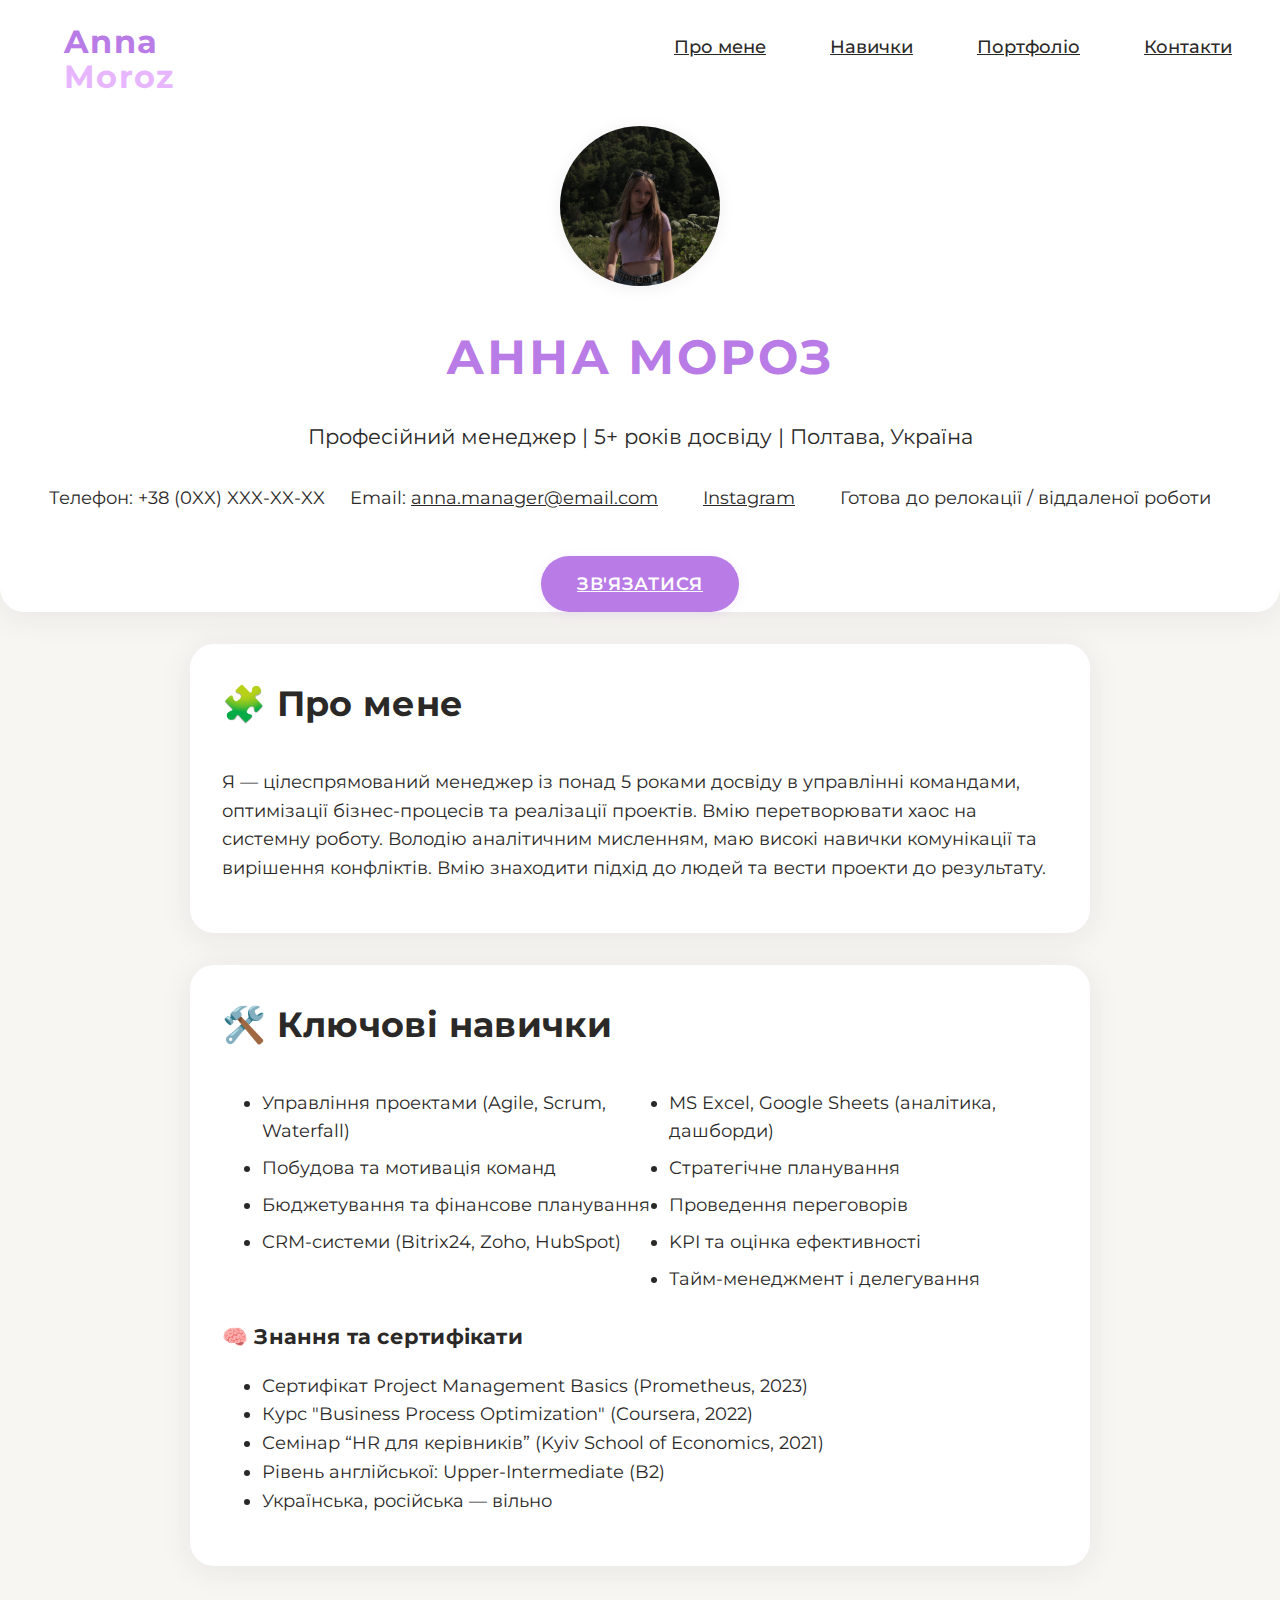
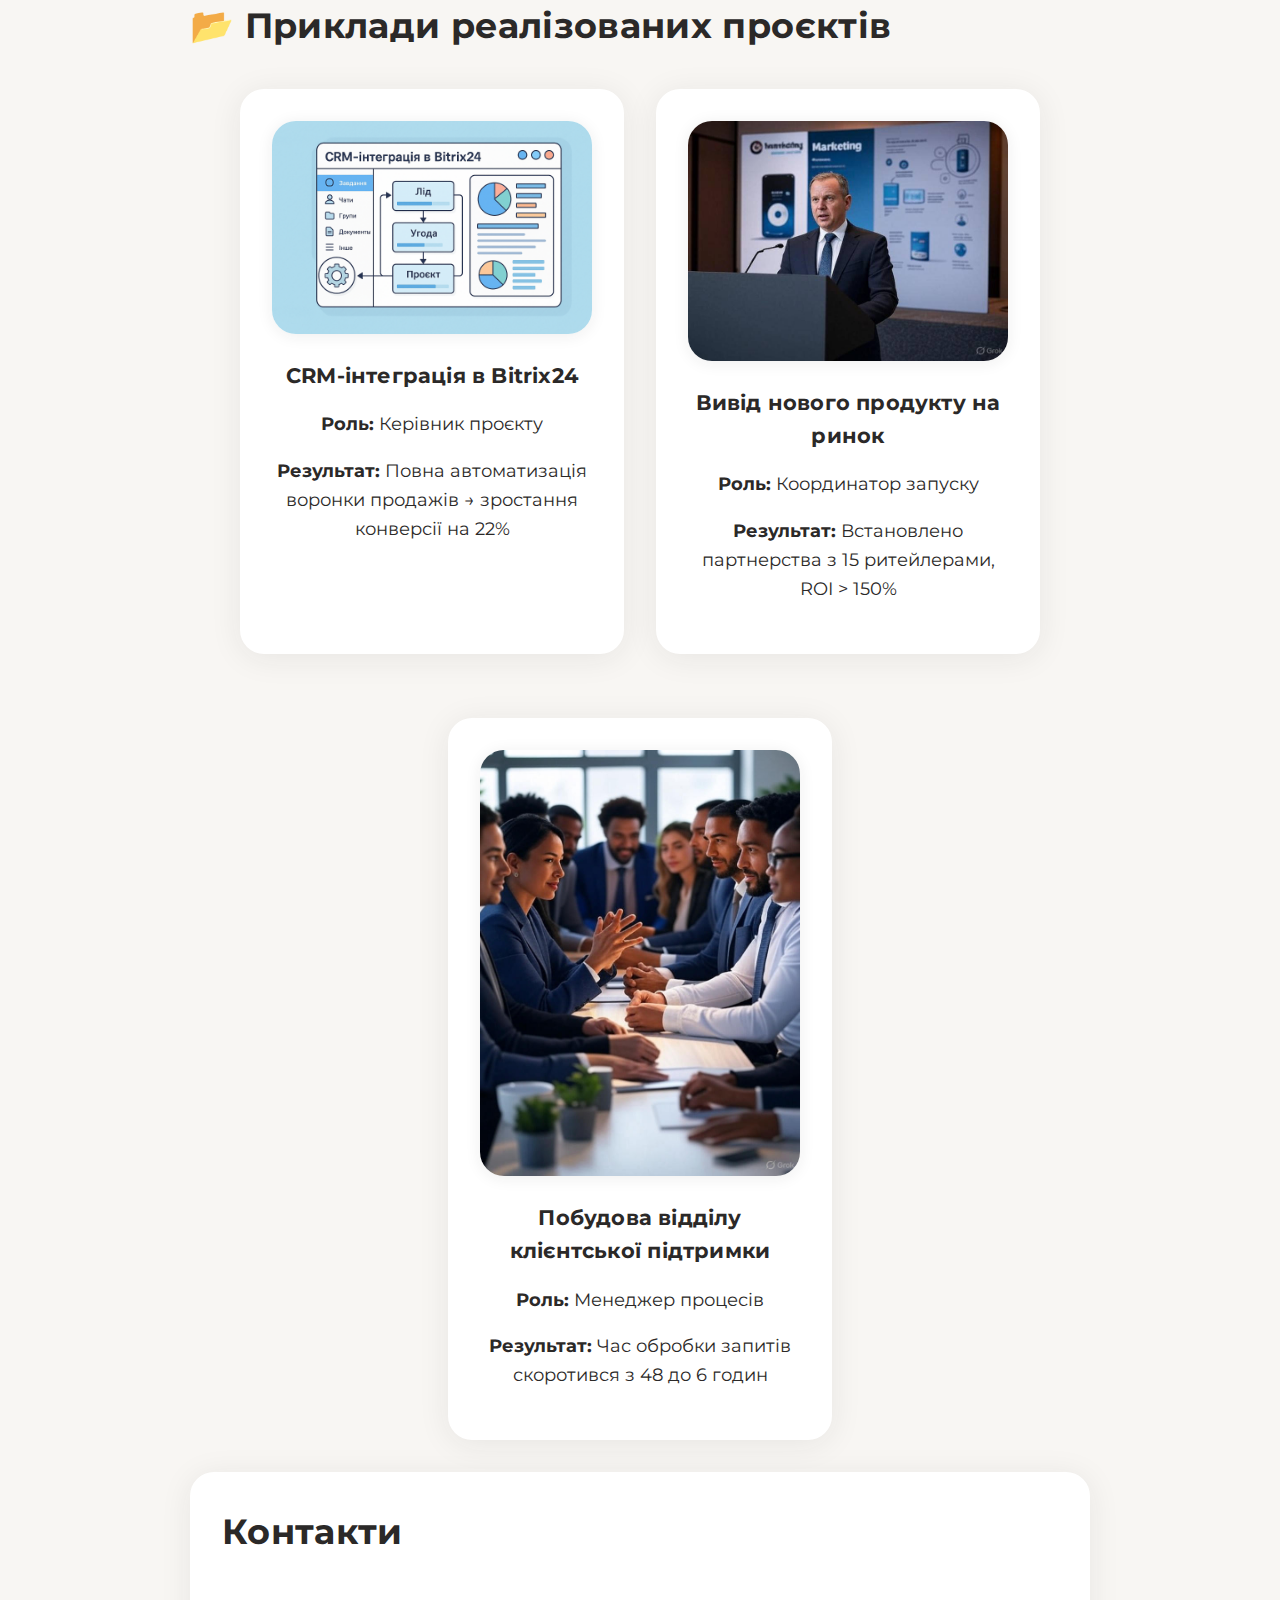
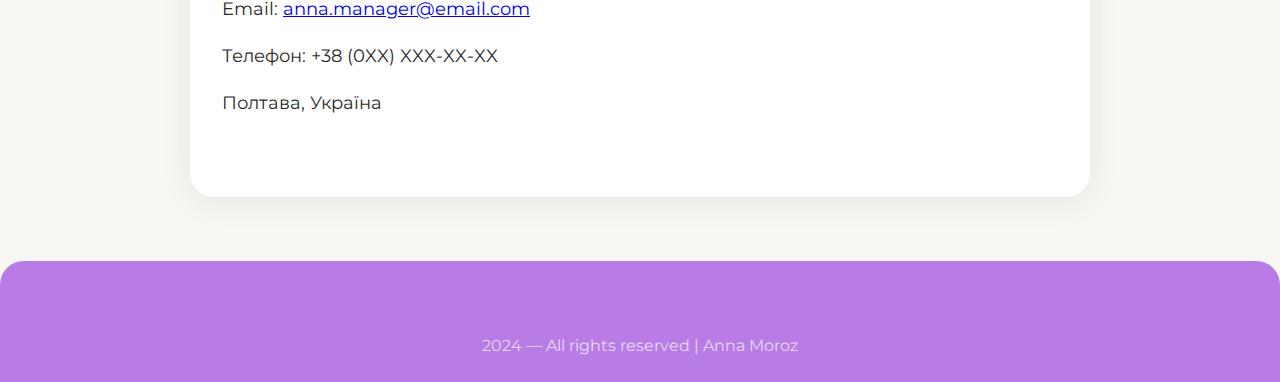
<file: index.html>
<!DOCTYPE html>
<html lang="uk">
<head>
  <meta charset="UTF-8">
  <title>Анна Мороз — Портфоліо менеджера</title>
  <meta name="viewport" content="width=device-width, initial-scale=1.0">
  <link rel="stylesheet" href="css/style.css">
  <link href="https://fonts.googleapis.com/css?family=Montserrat:400,700&display=swap" rel="stylesheet">
</head>
<body>
  <header>
    <nav>
      <div class="header__logo-text">Anna<br><span>Moroz</span></div>
      <ul class="menu__list">
        <li><a href="#about" class="menu__link">Про мене</a></li>
        <li><a href="#skills" class="menu__link">Навички</a></li>
        <li><a href="#portfolio" class="menu__link">Портфоліо</a></li>
        <li><a href="#contact" class="menu__link">Контакти</a></li>
      </ul>
    </nav>
    <section class="hero">
      <div class="hero__container">
        <img src="anna-profile.jpg" alt="Фото профілю Анни" class="hero__img" />
        <!-- ЗАГРУЗИ сюда фото профиля: img/anna-profile.jpg -->
        <h1 class="hero__title">Анна Мороз</h1>
        <div class="hero__text">
          Професійний менеджер | 5+ років досвіду | Полтава, Україна
        </div>
        <div class="profile-contacts">
          <span>Телефон: +38 (0XX) XXX-XX-XX</span>
          <span>Email: <a href="mailto:anna.manager@email.com">anna.manager@email.com</a></span>
          <span><a href="https://instagram.com/anna.manager" target="_blank">Instagram</a></span>
          <span>Готова до релокації / віддаленої роботи</span>
        </div>
        <a href="#contact" class="button hero__button">Зв'язатися</a>
      </div>
    </section>
  </header>
  <main>
    <section id="about" class="card">
      <h2>🧩 Про мене</h2>
      <p>Я — цілеспрямований менеджер із понад 5 роками досвіду в управлінні командами, оптимізації бізнес-процесів та реалізації проектів. Вмію перетворювати хаос на системну роботу. Володію аналітичним мисленням, маю високі навички комунікації та вирішення конфліктів. Вмію знаходити підхід до людей та вести проекти до результату.</p>
    </section>
    <section id="skills" class="card">
      <h2>🛠️ Ключові навички</h2>
      <ul class="skills-list">
        <li>Управління проектами (Agile, Scrum, Waterfall)</li>
        <li>Побудова та мотивація команд</li>
        <li>Бюджетування та фінансове планування</li>
        <li>CRM-системи (Bitrix24, Zoho, HubSpot)</li>
        <li>MS Excel, Google Sheets (аналітика, дашборди)</li>
        <li>Стратегічне планування</li>
        <li>Проведення переговорів</li>
        <li>KPI та оцінка ефективності</li>
        <li>Тайм-менеджмент і делегування</li>
      </ul>
      <h3>🧠 Знання та сертифікати</h3>
      <ul>
        <li>Сертифікат Project Management Basics (Prometheus, 2023)</li>
        <li>Курс "Business Process Optimization" (Coursera, 2022)</li>
        <li>Семінар “HR для керівників” (Kyiv School of Economics, 2021)</li>
        <li>Рівень англійської: Upper-Intermediate (B2)</li>
        <li>Українська, російська — вільно</li>
      </ul>
    </section>
    <section id="portfolio">
      <h2>📂 Приклади реалізованих проєктів</h2>
      <div class="portfolio__wrapper">
        <div class="portfolio__item card">
          <div class="portfolio__item-img">
            <img src="img/portfolio/project1.jpg" alt="CRM-інтеграція в Bitrix24">
            <!-- ЗАГРУЗИ сюда превью проекта: img/portfolio/project1.jpg -->
          </div>
          <div class="portfolio__item-about">
            <h3>CRM-інтеграція в Bitrix24</h3>
            <p><b>Роль:</b> Керівник проєкту</p>
            <p><b>Результат:</b> Повна автоматизація воронки продажів → зростання конверсії на 22%</p>
          </div>
        </div>
        <div class="portfolio__item card">
          <div class="portfolio__item-img">
            <img src="img/portfolio/project2.jpg" alt="Вивід нового продукту на ринок">
            <!-- ЗАГРУЗИ сюда превью проекта: img/portfolio/project2.jpg -->
          </div>
          <div class="portfolio__item-about">
            <h3>Вивід нового продукту на ринок</h3>
            <p><b>Роль:</b> Координатор запуску</p>
            <p><b>Результат:</b> Встановлено партнерства з 15 ритейлерами, ROI > 150%</p>
          </div>
        </div>
        <div class="portfolio__item card">
          <div class="portfolio__item-img">
            <img src="img/portfolio/project3.jpg" alt="Побудова відділу клієнтської підтримки">
            <!-- ЗАГРУЗИ сюда превью проекта: img/portfolio/project3.jpg -->
          </div>
          <div class="portfolio__item-about">
            <h3>Побудова відділу клієнтської підтримки</h3>
            <p><b>Роль:</b> Менеджер процесів</p>
            <p><b>Результат:</b> Час обробки запитів скоротився з 48 до 6 годин</p>
          </div>
        </div>
      </div>
    </section>
    <section id="contact" class="card">
      <h2>Контакти</h2>
      <p>Email: <a href="mailto:anna.manager@email.com">anna.manager@email.com</a></p>
      <p>Телефон: +38 (0XX) XXX-XX-XX</p>
      <p>Полтава, Україна</p>
      <div class="footer__social">
        <a href="https://instagram.com/anna.manager" target="_blank" class="footer__social-link">Instagram</a>
        <!-- Добавь другие соцсети, если нужно -->
      </div>
    </section>
  </main>
  <footer class="footer">
    <div class="footer__copy-text">2024 — All rights reserved | Anna Moroz</div>
  </footer>
</body>
</html>
</file>
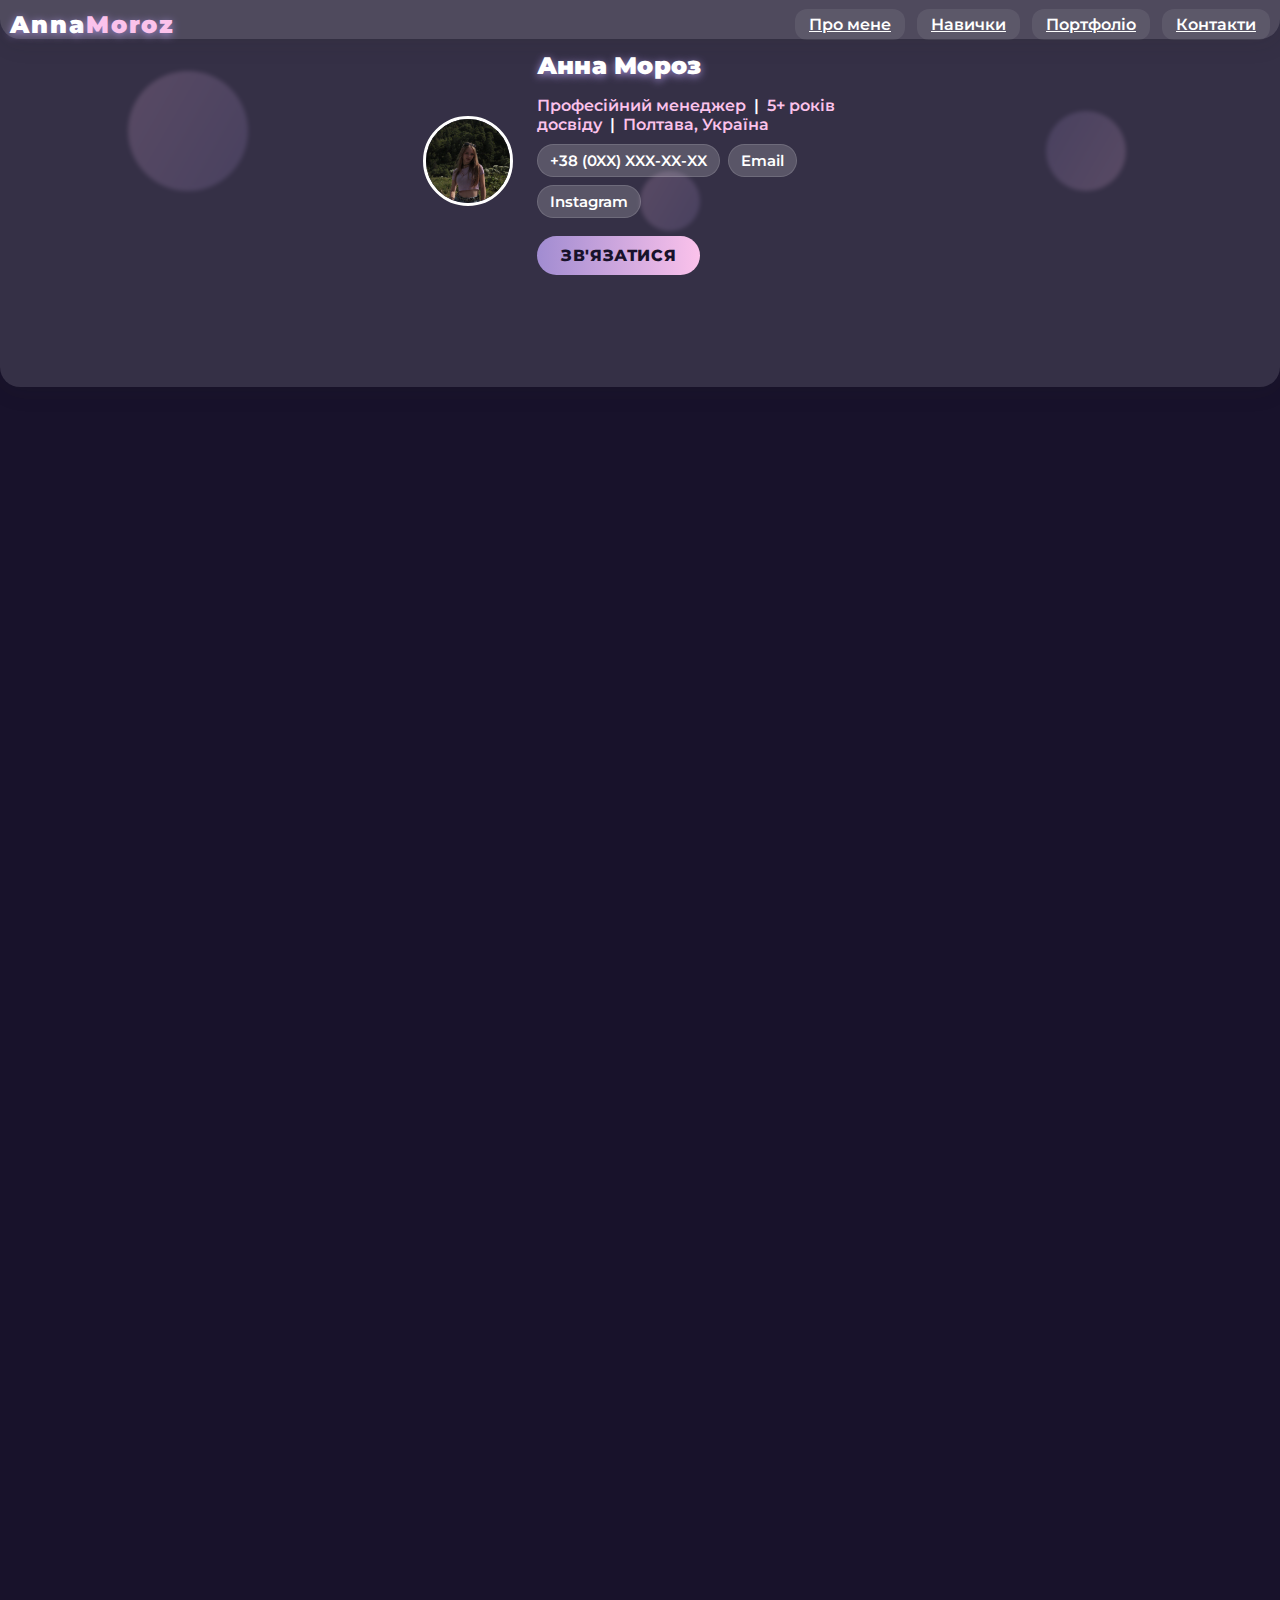
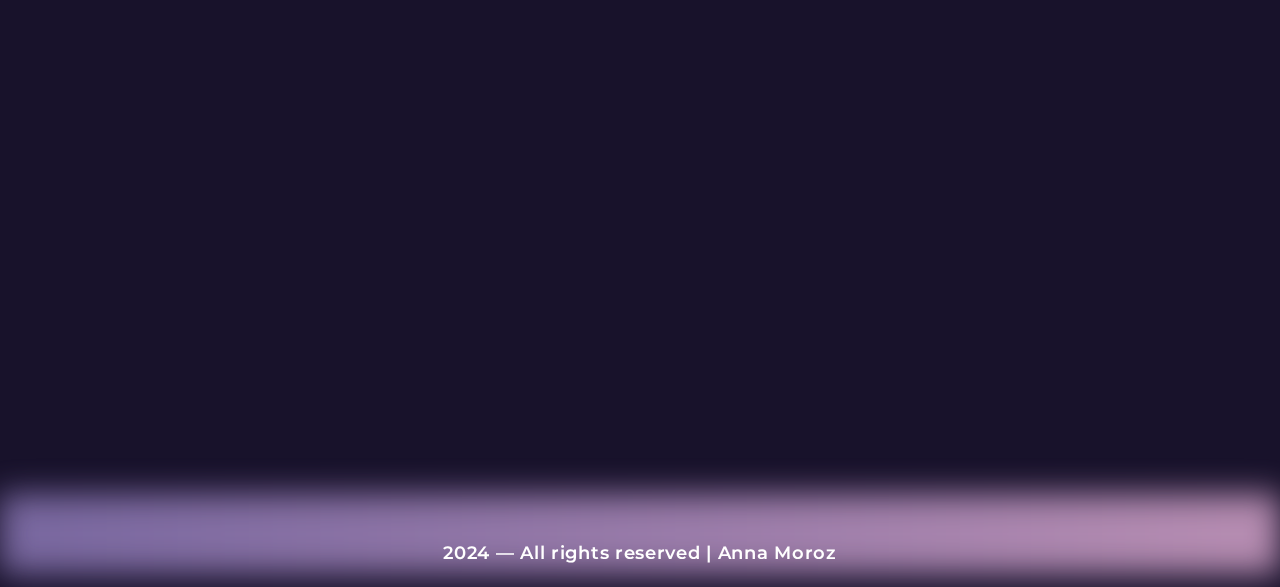
<file: index-v2.html>
<!DOCTYPE html>
<html lang="uk">
<head>
  <meta charset="UTF-8">
  <title>Анна Мороз — Портфоліо (V2)</title>
  <meta name="viewport" content="width=device-width, initial-scale=1.0">
  <link rel="stylesheet" href="css/style-v2.css">
  <link href="https://fonts.googleapis.com/css?family=Montserrat:400,700&display=swap" rel="stylesheet">
</head>
<body>
  <div class="bg-gradient"></div>
  <header class="header-v2">
    <nav class="nav-v2">
      <div class="logo-v2">Anna<span>Moroz</span></div>
      <ul class="nav-list-v2">
        <li><a href="#about" class="nav-link-v2">Про мене</a></li>
        <li><a href="#skills" class="nav-link-v2">Навички</a></li>
        <li><a href="#portfolio" class="nav-link-v2">Портфоліо</a></li>
        <li><a href="#contact" class="nav-link-v2">Контакти</a></li>
      </ul>
    </nav>
    <section class="hero-v2">
      <div class="hero-content-v2">
        <div class="hero-photo-v2">
          <img src="anna-profile.jpg" alt="Фото профілю Анни" />
        </div>
        <div class="hero-text-v2">
          <h1>Анна Мороз</h1>
          <p class="hero-role">Професійний менеджер <span>|</span> 5+ років досвіду <span>|</span> Полтава, Україна</p>
          <div class="hero-contacts-v2">
            <a href="tel:+380XXXXXXXXX" class="contact-btn-v2">+38 (0XX) XXX-XX-XX</a>
            <a href="mailto:anna.manager@email.com" class="contact-btn-v2">Email</a>
            <a href="https://instagram.com/anna.manager" target="_blank" class="contact-btn-v2">Instagram</a>
          </div>
          <a href="#contact" class="main-btn-v2">Зв'язатися</a>
        </div>
      </div>
      <div class="hero-bg-anim">
        <div class="bubble bubble1"></div>
        <div class="bubble bubble2"></div>
        <div class="bubble bubble3"></div>
      </div>
    </section>
  </header>
  <main>
    <section id="about" class="section-v2 card-v2 fadein">
      <h2>🧩 Про мене</h2>
      <p>Я — цілеспрямований менеджер із понад 5 роками досвіду в управлінні командами, оптимізації бізнес-процесів та реалізації проектів. Вмію перетворювати хаос на системну роботу. Володію аналітичним мисленням, маю високі навички комунікації та вирішення конфліктів. Вмію знаходити підхід до людей та вести проекти до результату.</p>
    </section>
    <section id="skills" class="section-v2 card-v2 fadein">
      <h2>🛠️ Ключові навички</h2>
      <ul class="skills-list-v2">
        <li>Управління проектами (Agile, Scrum, Waterfall)</li>
        <li>Побудова та мотивація команд</li>
        <li>Бюджетування та фінансове планування</li>
        <li>CRM-системи (Bitrix24, Zoho, HubSpot)</li>
        <li>MS Excel, Google Sheets (аналітика, дашборди)</li>
        <li>Стратегічне планування</li>
        <li>Проведення переговорів</li>
        <li>KPI та оцінка ефективності</li>
        <li>Тайм-менеджмент і делегування</li>
      </ul>
      <h3>🧠 Знання та сертифікати</h3>
      <ul class="cert-list-v2">
        <li>Сертифікат Project Management Basics (Prometheus, 2023)</li>
        <li>Курс "Business Process Optimization" (Coursera, 2022)</li>
        <li>Семінар “HR для керівників” (Kyiv School of Economics, 2021)</li>
        <li>Рівень англійської: Upper-Intermediate (B2)</li>
        <li>Українська, російська — вільно</li>
      </ul>
    </section>
    <section id="portfolio" class="section-v2 fadein">
      <h2>📂 Приклади реалізованих проєктів</h2>
      <div class="portfolio-v2">
        <div class="portfolio-card-v2">
          <div class="portfolio-img-v2">
            <img src="img/portfolio/project1.jpg" alt="CRM-інтеграція в Bitrix24">
          </div>
          <div class="portfolio-info-v2">
            <h3>CRM-інтеграція в Bitrix24</h3>
            <p><b>Роль:</b> Керівник проєкту</p>
            <p><b>Результат:</b> Повна автоматизація воронки продажів → зростання конверсії на 22%</p>
          </div>
        </div>
        <div class="portfolio-card-v2">
          <div class="portfolio-img-v2">
            <img src="img/portfolio/project2.jpg" alt="Вивід нового продукту на ринок">
          </div>
          <div class="portfolio-info-v2">
            <h3>Вивід нового продукту на ринок</h3>
            <p><b>Роль:</b> Координатор запуску</p>
            <p><b>Результат:</b> Встановлено партнерства з 15 ритейлерами, ROI > 150%</p>
          </div>
        </div>
        <div class="portfolio-card-v2">
          <div class="portfolio-img-v2">
            <img src="img/portfolio/project3.jpg" alt="Побудова відділу клієнтської підтримки">
          </div>
          <div class="portfolio-info-v2">
            <h3>Побудова відділу клієнтської підтримки</h3>
            <p><b>Роль:</b> Менеджер процесів</p>
            <p><b>Результат:</b> Час обробки запитів скоротився з 48 до 6 годин</p>
          </div>
        </div>
      </div>
    </section>
    <section id="contact" class="section-v2 card-v2 fadein">
      <h2>Контакти</h2>
      <div class="contact-block-v2">
        <a href="mailto:anna.manager@email.com" class="contact-btn-v2">anna.manager@email.com</a>
        <a href="tel:+380XXXXXXXXX" class="contact-btn-v2">+38 (0XX) XXX-XX-XX</a>
        <a href="https://instagram.com/anna.manager" target="_blank" class="contact-btn-v2">Instagram</a>
      </div>
      <p class="city-v2">Полтава, Україна</p>
    </section>
  </main>
  <footer class="footer-v2">
    <div class="footer-gradient"></div>
    <div class="footer-content-v2">
      <span>2024 — All rights reserved | Anna Moroz</span>
    </div>
  </footer>
  <script src="js/anim-v2.js"></script>
</body>
</html>
</file>
<file: css/style.css>
/* Основные переменные */
:root {
  --accent: #e7b6ff;
  --accent-dark: #b97be6;
  --bg: #f8f6f3;
  --text: #2b2928;
  --card-bg: #fff;
  --shadow: 0 4px 32px 0 rgba(41, 36, 33, 0.08);
  --radius: 24px;
  --transition: 0.4s cubic-bezier(.4,0,.2,1);
}

body {
  background: var(--bg);
  color: var(--text);
  font-family: 'Montserrat', Arial, sans-serif;
  margin: 0;
  padding: 0;
  font-size: 18px;
  line-height: 1.6;
  transition: background var(--transition), color var(--transition);
}

header {
  background: var(--card-bg);
  box-shadow: var(--shadow);
  border-radius: 0 0 var(--radius) var(--radius);
  margin-bottom: 32px;
}

.header__logo-text {
  font-size: 2rem;
  font-weight: 700;
  color: var(--accent-dark);
  line-height: 1.1;
  letter-spacing: 0.04em;
  padding: 24px 0 0 32px;
}
.header__logo-text span {
  color: var(--accent);
}

nav {
  display: flex;
  align-items: center;
  justify-content: space-between;
  padding: 0 32px;
}
.menu__list {
  display: flex;
  gap: 32px;
  list-style: none;
  padding: 0;
  margin: 0;
}
.menu__link {
  font-size: 1.1rem;
  font-weight: 500;
  color: var(--text);
  padding: 8px 16px;
  border-radius: 8px;
  transition: background var(--transition), color var(--transition);
}
.menu__link:hover {
  background: var(--accent);
  color: #fff;
}

.hero {
  text-align: center;
  padding: 32px 0 0 0;
}
.hero__img {
  width: 160px;
  height: 160px;
  object-fit: cover;
  border-radius: 50%;
  box-shadow: 0 2px 16px 0 rgba(41,36,33,0.08);
  margin-bottom: 24px;
}
.hero__title {
  font-size: 3rem;
  color: var(--accent-dark);
  text-transform: uppercase;
  letter-spacing: 0.06em;
  margin-bottom: 0.5em;
  animation: fadeInDown 1s cubic-bezier(.4,0,.2,1);
}
.hero__text {
  font-size: 1.3rem;
  color: var(--text);
  margin-bottom: 1.5em;
  animation: fadeIn 1.5s cubic-bezier(.4,0,.2,1);
}
.profile-contacts {
  margin-bottom: 1.5em;
}
.profile-contacts span, .profile-contacts a {
  display: inline-block;
  margin-right: 20px;
  color: var(--text);
}
.button, .hero__button {
  display: inline-block;
  background: var(--accent-dark);
  color: #fff;
  border-radius: 100px;
  padding: 14px 36px;
  font-size: 1.1rem;
  font-weight: 600;
  letter-spacing: 0.04em;
  border: none;
  cursor: pointer;
  box-shadow: 0 2px 12px 0 rgba(183, 123, 230, 0.12);
  transition: background var(--transition), box-shadow var(--transition), transform var(--transition);
  text-transform: uppercase;
  margin-top: 16px;
}
.button:hover, .hero__button:hover {
  background: var(--accent);
  color: var(--text);
  transform: translateY(-2px) scale(1.04);
  box-shadow: 0 6px 24px 0 rgba(183, 123, 230, 0.18);
}

main {
  max-width: 900px;
  margin: 0 auto;
  padding: 0 16px;
}

.card, .portfolio__item {
  background: var(--card-bg);
  border-radius: var(--radius);
  box-shadow: var(--shadow);
  padding: 32px;
  margin-bottom: 32px;
  transition: box-shadow var(--transition), transform var(--transition);
  animation: fadeIn 1s cubic-bezier(.4,0,.2,1);
}
.card:hover, .portfolio__item:hover {
  box-shadow: 0 8px 48px 0 rgba(41,36,33,0.16);
  transform: translateY(-4px) scale(1.02);
}

h1, h2, h3, h4 {
  font-family: 'Montserrat', Arial, sans-serif;
  font-weight: 700;
  letter-spacing: 0.01em;
  margin-top: 0;
}
h1 { font-size: 3.5rem; }
h2 { font-size: 2.2rem; margin-bottom: 1em; }
h3 { font-size: 1.3rem; margin-bottom: 0.5em; }

.skills-list {
  columns: 2;
  -webkit-columns: 2;
  -moz-columns: 2;
  margin-bottom: 1.5em;
}
.skills-list li {
  margin-bottom: 8px;
}

.portfolio__wrapper {
  display: flex;
  flex-wrap: wrap;
  gap: 32px;
  justify-content: center;
}
.portfolio__item {
  flex: 1 1 260px;
  min-width: 260px;
  max-width: 320px;
  display: flex;
  flex-direction: column;
  align-items: center;
}
.portfolio__item-img img {
  width: 100%;
  border-radius: var(--radius);
  box-shadow: 0 2px 16px 0 rgba(41,36,33,0.08);
  transition: transform var(--transition);
  margin-bottom: 16px;
}
.portfolio__item-img img:hover {
  transform: scale(1.04);
}
.portfolio__item-about {
  text-align: center;
}

.footer {
  background: var(--accent-dark);
  color: #fff;
  padding: 48px 0 24px 0;
  text-align: center;
  border-radius: var(--radius) var(--radius) 0 0;
  margin-top: 64px;
}
.footer__social {
  margin-top: 16px;
  display: flex;
  gap: 24px;
  justify-content: center;
}
.footer__social-link {
  color: #fff;
  opacity: 0.85;
  transition: opacity var(--transition), color var(--transition);
}
.footer__social-link:hover {
  color: var(--accent);
  opacity: 1;
}
.footer__copy-text {
  margin-top: 24px;
  font-size: 1rem;
  opacity: 0.7;
}

@keyframes fadeIn {
  from { opacity: 0; transform: translateY(32px);}
  to { opacity: 1; transform: none;}
}
@keyframes fadeInUp {
  from { opacity: 0; transform: translateY(48px);}
  to { opacity: 1; transform: none;}
}
@keyframes fadeInDown {
  from { opacity: 0; transform: translateY(-48px);}
  to { opacity: 1; transform: none;}
}

@media (max-width: 900px) {
  h1 { font-size: 2.2rem; }
  .hero__title { font-size: 2.2rem; }
  .card, .portfolio__item { padding: 18px; }
  main { padding: 0 8px; }
}
@media (max-width: 600px) {
  .menu__list { flex-direction: column; gap: 12px; }
  .card, .portfolio__item { padding: 10px; }
  .portfolio__wrapper { flex-direction: column; gap: 16px; }
}
</file>
<file: css/style-v2.css>
/*
Цветовые схемы (скопируй нужные переменные в :root):

Сине-фиолетовый
  --accent1: #a18cd1;
  --accent2: #fbc2eb;
  --bg-dark: #18122B;

Бирюзовый
  --accent1: #43e97b;
  --accent2: #38f9d7;
  --bg-dark: #0f2027;

Оранжево-розовый
  --accent1: #ff9966;
  --accent2: #ff5e62;
  --bg-dark: #232526;

Голубой-фиолетовый
  --accent1: #00c6ff;
  --accent2: #0072ff;
  --bg-dark: #232526;

Многоцветный градиент
  --accent1: #a18cd1;   Фиолетовый
  --accent2: #fbc2eb;   Розовый
  --accent3: #ffb347;   Оранжевый
  --accent4: #ffe259;   Желтый
  --bg-dark: #18122B;
*/

:root {
  --accent1: #a18cd1;
  --accent2: #fbc2eb;
  --accent3: #ffb347;
  --accent4: #ffe259;
  --bg-dark: #18122B;
  --card-bg: rgba(255,255,255,0.13);
  --shadow: 0 4px 24px 0 rgba(41, 36, 33, 0.10);
  --radius: 20px;
  --transition: 0.4s cubic-bezier(.4,0,.2,1);
}

body, html {
  min-height: 100vh;
  margin: 0;
  padding: 0;
  font-family: 'Montserrat', Arial, sans-serif;
  background: var(--bg-dark);
  color: #fff;
  overflow-x: hidden;
}
.bg-gradient {
  position: fixed;
  z-index: -2;
  top: 0; left: 0; right: 0; bottom: 0;
  width: 100vw; height: 100vh;
  background: linear-gradient(120deg, var(--accent1) 0%, var(--accent2) 35%, var(--accent3) 70%, var(--accent4) 100%);
  animation: gradientMove 10s ease-in-out infinite alternate;
}
@keyframes gradientMove {
  0% { background-position: 0% 50%; }
  100% { background-position: 100% 50%; }
}

/* Глобально */
*, *::before, *::after {
  box-sizing: border-box;
}

/* HEADER */
.header-v2 {
  background: var(--card-bg);
  box-shadow: var(--shadow);
  border-bottom-left-radius: 20px;
  border-bottom-right-radius: 20px;
  padding-bottom: 16px;
  position: relative;
}
.nav-v2 {
  display: flex;
  align-items: center;
  justify-content: space-between;
  padding: 10px 10px 0 10px;
  background: var(--card-bg);
  border-bottom-left-radius: 20px;
  border-bottom-right-radius: 20px;
  box-shadow: var(--shadow);
}
.logo-v2 {
  font-size: 1.5rem;
  font-weight: 900;
  letter-spacing: 0.08em;
  color: #fff;
  text-shadow: 0 2px 8px var(--accent1);
}
.logo-v2 span {
  color: var(--accent2);
}
.nav-list-v2 {
  display: flex;
  flex-direction: row;
  gap: 12px;
  list-style: none;
  margin: 0;
  padding: 0;
  background: none;
  position: static;
  box-shadow: none;
}
.nav-link-v2 {
  color: #fff;
  font-size: 1rem;
  font-weight: 600;
  padding: 6px 14px;
  border-radius: 12px;
  background: rgba(255,255,255,0.08);
  transition: background 0.3s, color 0.3s, box-shadow 0.3s;
  box-shadow: 0 2px 8px 0 var(--accent1)11;
}
.nav-link-v2:hover {
  background: linear-gradient(90deg, var(--accent1) 0%, var(--accent2) 100%);
  color: var(--bg-dark);
  box-shadow: 0 4px 16px 0 var(--accent2)55;
}

/* HERO */
.hero-v2 {
  display: flex;
  flex-direction: column;
  align-items: center;
  position: relative;
  min-height: 320px;
  margin-top: 12px;
}
.hero-content-v2 {
  display: flex;
  align-items: center;
  gap: 24px;
  z-index: 2;
  position: relative;
  flex-wrap: wrap;
  justify-content: center;
}
.hero-photo-v2 img {
  width: 90px;
  height: 90px;
  object-fit: cover;
  border-radius: 50%;
  box-shadow: 0 4px 24px 0 var(--accent1)cc, 0 2px 8px 0 #fff8;
  border: 3px solid #fff;
  background: #fff;
  animation: fadeInDown 1.2s;
}
.hero-text-v2 {
  text-align: left;
  max-width: 320px;
  animation: fadeInUp 1.2s;
}
.hero-text-v2 h1 {
  font-size: 1.5rem;
  font-weight: 900;
  margin: 0 0 8px 0;
  color: #fff;
  text-shadow: 0 2px 8px var(--accent1);
}
.hero-role {
  font-size: 1rem;
  color: var(--accent2);
  margin-bottom: 10px;
  font-weight: 600;
}
.hero-role span {
  color: #fff;
  margin: 0 4px;
}
.hero-contacts-v2 {
  display: flex;
  gap: 8px;
  margin-bottom: 10px;
  flex-wrap: wrap;
}
.contact-btn-v2 {
  background: rgba(255,255,255,0.18);
  color: #fff;
  border-radius: 100px;
  padding: 6px 12px;
  font-size: 0.95rem;
  font-weight: 600;
  text-decoration: none;
  box-shadow: 0 2px 8px 0 var(--accent1)cc;
  transition: background 0.3s, color 0.3s, box-shadow 0.3s, transform 0.2s;
  border: 1px solid #fff2;
}
.contact-btn-v2:hover {
  background: linear-gradient(90deg, var(--accent2) 0%, var(--accent1) 100%);
  color: var(--bg-dark);
  transform: scale(1.04);
  box-shadow: 0 4px 16px 0 var(--accent2)55;
}
.main-btn-v2 {
  display: inline-block;
  background: linear-gradient(90deg, var(--accent1) 0%, var(--accent2) 100%);
  color: var(--bg-dark);
  border-radius: 100px;
  padding: 10px 24px;
  font-size: 1rem;
  font-weight: 800;
  letter-spacing: 0.04em;
  border: none;
  cursor: pointer;
  box-shadow: 0 4px 16px 0 var(--accent2)55;
  text-transform: uppercase;
  margin-top: 8px;
  transition: background 0.3s, color 0.3s, box-shadow 0.3s, transform 0.2s;
  text-decoration: none;
}
.main-btn-v2:hover {
  background: linear-gradient(90deg, var(--accent2) 0%, var(--accent1) 100%);
  color: #fff;
  transform: scale(1.05);
  box-shadow: 0 8px 24px 0 var(--accent1)cc;
}

.hero-bg-anim {
  position: absolute;
  left: 0; right: 0; top: 0; bottom: 0;
  z-index: 1;
  pointer-events: none;
}
.bubble {
  position: absolute;
  border-radius: 50%;
  opacity: 0.18;
  filter: blur(2px);
  animation: bubbleMove 12s infinite alternate;
}
.bubble1 {
  width: 120px; height: 120px;
  background: linear-gradient(120deg, var(--accent2) 0%, var(--accent1) 100%);
  left: 10vw; top: 20px;
  animation-delay: 0s;
}
.bubble2 {
  width: 80px; height: 80px;
  background: linear-gradient(120deg, var(--accent1) 0%, var(--accent2) 100%);
  right: 12vw; top: 60px;
  animation-delay: 2s;
}
.bubble3 {
  width: 60px; height: 60px;
  background: linear-gradient(120deg, var(--accent2) 0%, var(--accent1) 100%);
  left: 50vw; top: 120px;
  animation-delay: 4s;
}
@keyframes bubbleMove {
  0% { transform: translateY(0) scale(1); }
  100% { transform: translateY(-40px) scale(1.08); }
}

/* Секции */
.section-v2 {
  margin: 32px auto 0 auto;
  max-width: 900px;
  padding: 0 8px;
  position: relative;
}
.card-v2 {
  background: var(--card-bg);
  border-radius: 20px;
  box-shadow: var(--shadow);
  padding: 18px 10px;
  backdrop-filter: blur(6px);
  border: 1px solid #fff2;
  animation: fadeIn 1.2s;
}

h1, h2, h3, h4 {
  font-family: 'Montserrat', Arial, sans-serif;
  font-weight: 900;
  letter-spacing: 0.01em;
  margin-top: 0;
}
h1 { font-size: 3.2rem; }
h2 { font-size: 2.2rem; margin-bottom: 1em; color: #fff; }
h3 { font-size: 1.3rem; margin-bottom: 0.5em; color: #fbc2eb; }

.skills-list-v2, .cert-list-v2 {
  columns: 2;
  -webkit-columns: 2;
  -moz-columns: 2;
  margin-bottom: 1.5em;
  color: #fff;
  font-size: 1.1rem;
  font-weight: 500;
}
.skills-list-v2 li, .cert-list-v2 li {
  margin-bottom: 8px;
}

/* Портфолио */
.portfolio-v2 {
  display: flex;
  flex-wrap: wrap;
  gap: 10px;
  justify-content: center;
  margin-top: 16px;
}
.portfolio-card-v2 {
  background: var(--card-bg);
  border-radius: 16px;
  box-shadow: var(--shadow);
  padding: 10px 6px 8px 6px;
  width: 220px;
  display: flex;
  flex-direction: column;
  align-items: center;
  transition: box-shadow 0.3s, transform 0.3s;
  animation: fadeInUp 1.2s;
  backdrop-filter: blur(4px);
  border: 1px solid #fff2;
}
.portfolio-card-v2:hover {
  box-shadow: 0 8px 32px 0 var(--accent2)99;
  transform: translateY(-4px) scale(1.03);
}
.portfolio-img-v2 img {
  width: 100%;
  border-radius: 10px;
  box-shadow: 0 2px 8px 0 #fff8;
  margin-bottom: 8px;
  background: #fff;
}
.portfolio-info-v2 {
  text-align: center;
}
.portfolio-info-v2 h3 {
  color: #fff;
  margin-bottom: 8px;
}

/* Контакты */
.contact-block-v2 {
  display: flex;
  gap: 18px;
  flex-wrap: wrap;
  margin-bottom: 18px;
  justify-content: center;
}
.city-v2 {
  color: #fbc2eb;
  font-size: 1.1rem;
  text-align: center;
}

/* Footer */
.footer-v2 {
  position: relative;
  margin-top: 64px;
  padding: 0;
  background: none;
}
.footer-gradient {
  width: 100vw;
  height: 80px;
  background: linear-gradient(90deg, #a18cd1 0%, #fbc2eb 100%);
  opacity: 0.7;
  filter: blur(16px);
  position: absolute;
  left: 0; right: 0; top: 0;
  z-index: 0;
}
.footer-content-v2 {
  position: relative;
  z-index: 1;
  text-align: center;
  padding: 48px 0 24px 0;
  color: #fff;
  font-size: 1.1rem;
  font-weight: 600;
  letter-spacing: 0.04em;
}

/* Анимации появления */
.fadein {
  opacity: 0;
  transform: translateY(40px);
  animation: fadeInUp 1.2s forwards;
}
@keyframes fadeIn {
  from { opacity: 0; transform: translateY(32px);}
  to { opacity: 1; transform: none;}
}
@keyframes fadeInUp {
  from { opacity: 0; transform: translateY(48px);}
  to { opacity: 1; transform: none;}
}
@keyframes fadeInDown {
  from { opacity: 0; transform: translateY(-48px);}
  to { opacity: 1; transform: none;}
}

/* Адаптивность */
@media (max-width: 1100px) {
  .hero-content-v2 { flex-direction: column; gap: 24px; }
  .nav-v2 { padding: 32px 16px 0 16px; }
}
@media (max-width: 900px) {
  .burger-v2 { display: none !important; }
  .nav-list-v2 {
    display: flex;
    position: static;
    height: auto;
    width: auto;
    background: none;
    box-shadow: none;
    flex-direction: row;
    align-items: center;
    padding: 0;
    gap: 12px;
    transform: none;
    border-radius: 0;
    border: none;
  }
  .nav-link-v2 {
    font-size: 1.1rem;
    width: 100%;
    padding: 12px 0 12px 8px;
    border-radius: 8px;
    background: none;
    box-shadow: none;
  }
  .nav-link-v2:hover {
    background: linear-gradient(90deg, var(--accent1) 0%, var(--accent2) 100%);
    color: var(--bg-dark);
  }
}
@media (min-width: 901px) {
  .nav-list-v2 {
    display: flex !important;
    position: static;
    height: auto;
    width: auto;
    background: none;
    box-shadow: none;
    flex-direction: row;
    align-items: center;
    padding: 0;
    gap: 12px;
    transform: none;
    border-radius: 0;
    border: none;
  }
  .burger-v2 { display: none !important; }
}
@media (max-width: 700px) {
  .nav-list-v2 {
    display: none !important;
  }
  .section-v2, .card-v2 { padding: 8px 1vw; }
  .portfolio-v2 { gap: 8px; }
  .portfolio-card-v2 { width: 98vw; max-width: 340px; min-width: unset; }
  .nav-list-v2 { gap: 2px; flex-wrap: wrap; }
  .logo-v2 { font-size: 1rem; margin-bottom: 2px; }
  .nav-v2 {
    flex-direction: column;
    align-items: flex-start;
    padding: 6px 2vw 0 2vw;
  }
  .hero-content-v2 { flex-direction: column; gap: 8px; }
  .hero-photo-v2 img { width: 60px; height: 60px; }
  .hero-text-v2 h1 { font-size: 0.95rem; }
  .main-btn-v2 { padding: 8px 8vw; font-size: 0.95rem; }
  .skills-list-v2, .cert-list-v2 { columns: 1; }
}
@media (max-width: 500px) {
  html, body { overflow-x: hidden; }
  .section-v2, .card-v2 { padding: 4px 0.5vw; }
  .portfolio-v2 { flex-direction: column; gap: 6px; }
  .portfolio-card-v2 { width: 98vw; max-width: 98vw; min-width: unset; padding: 6px 2px 5px 2px; }
  .hero-photo-v2 img { width: 40px; height: 40px; }
  .hero-text-v2 h1 { font-size: 0.8rem; }
  .main-btn-v2 { padding: 6px 4vw; font-size: 0.9rem; }
  .nav-list-v2 { flex-direction: column; gap: 2px; align-items: flex-start; }
  .nav-v2 { padding: 4px 1vw 0 1vw; }
  .logo-v2 { font-size: 0.8rem; }
  .footer-content-v2 { padding: 12px 0 6px 0; font-size: 0.9rem; }
}
</file>
